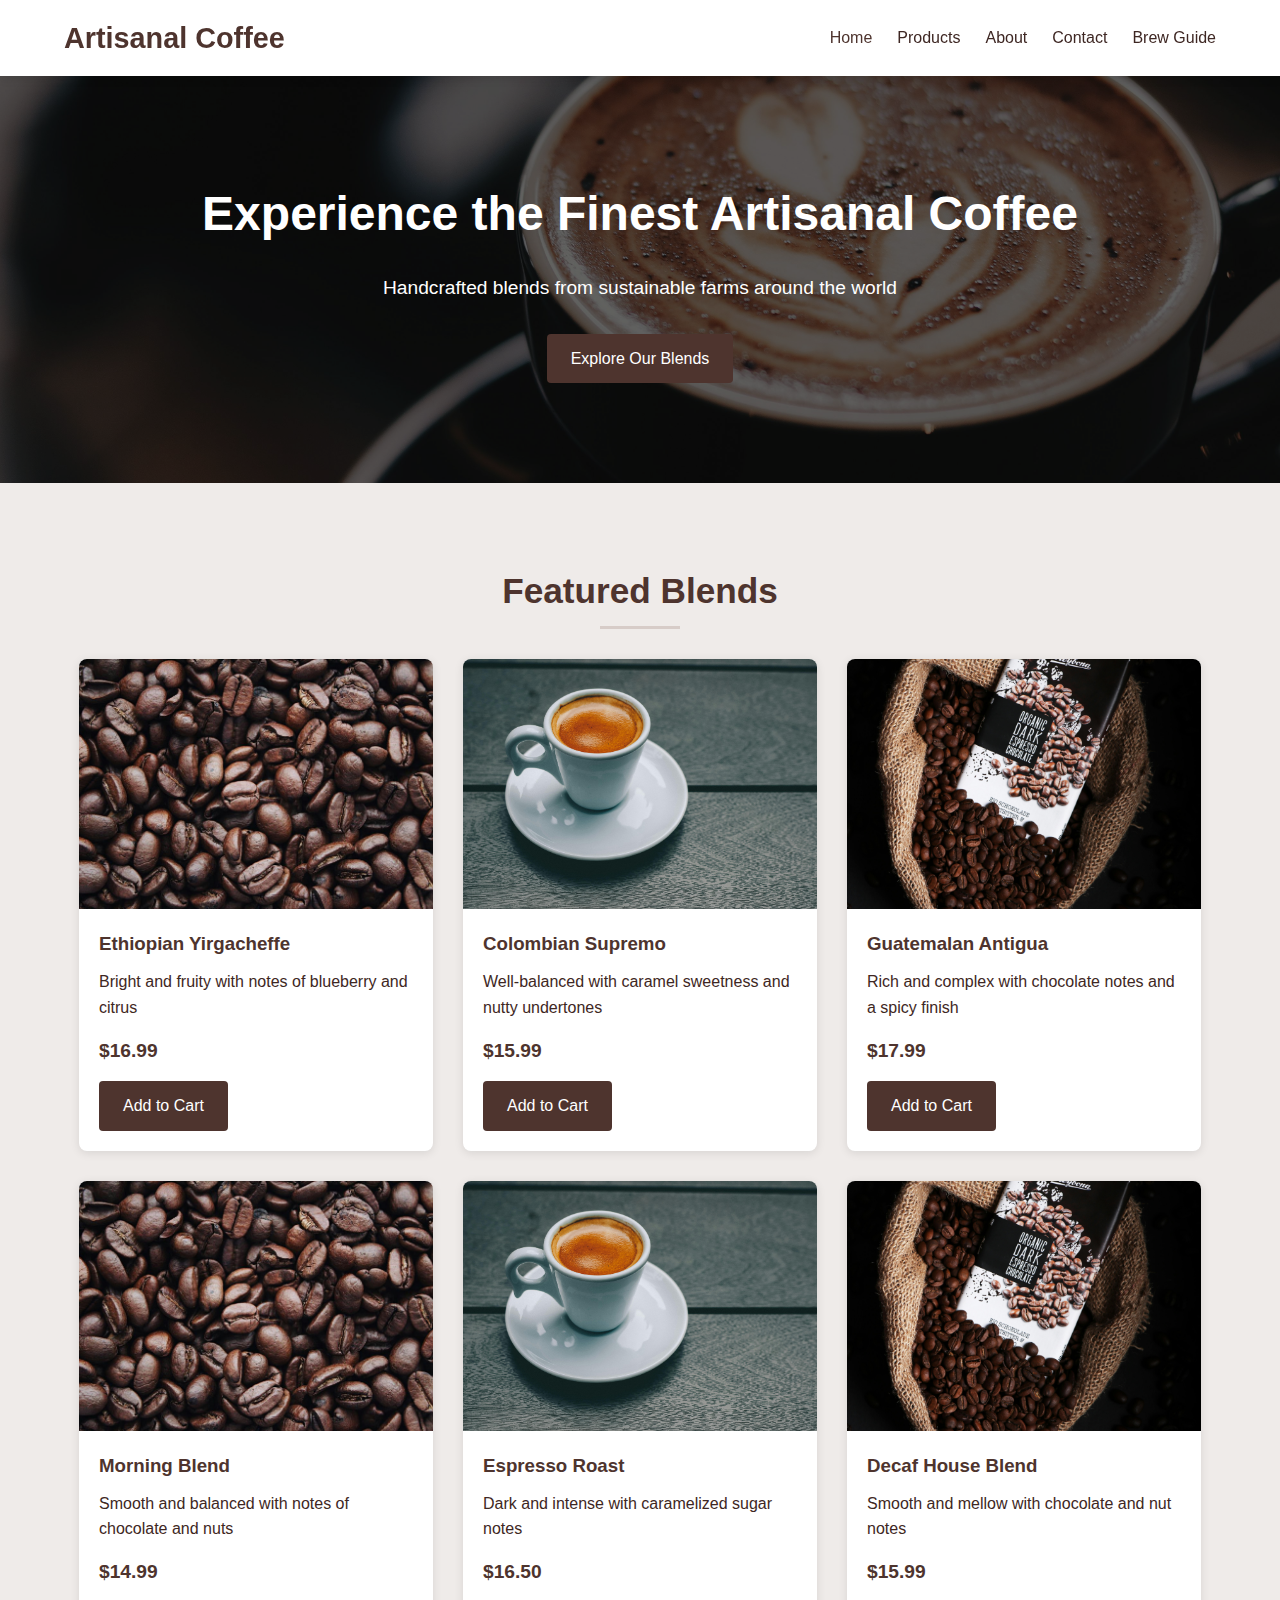
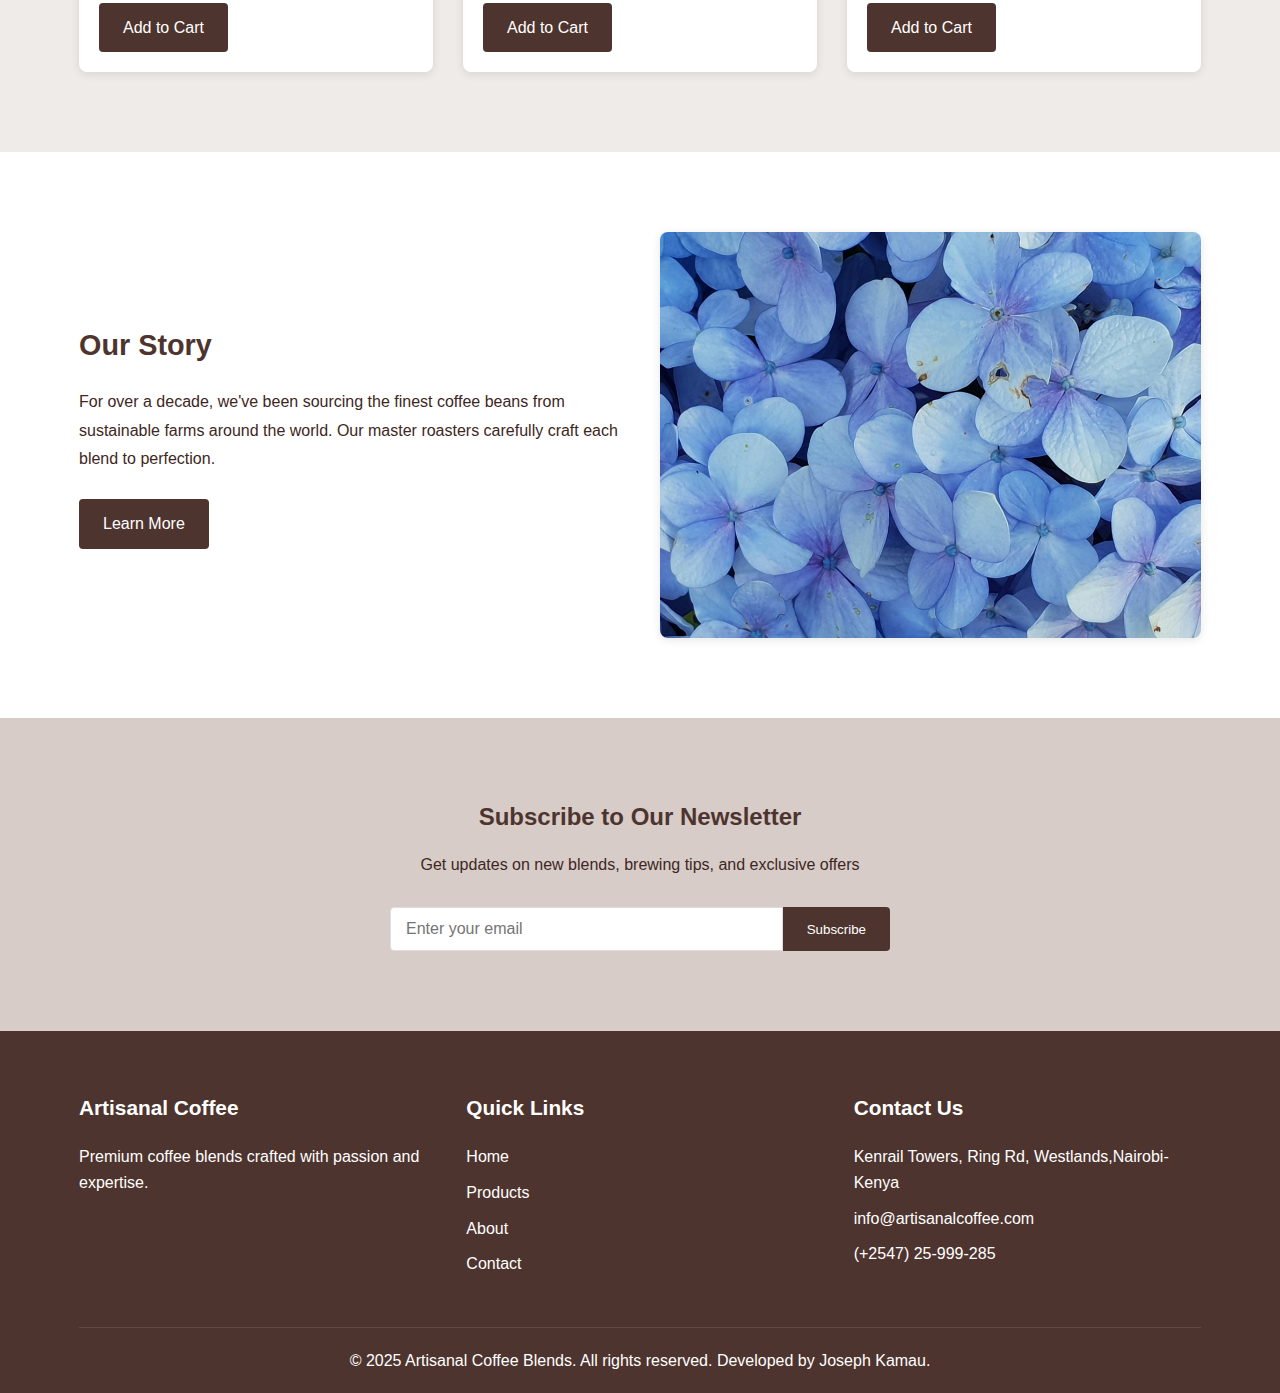
<file: index.html>
<!DOCTYPE html>
<html lang="en">
<head>
    <meta charset="UTF-8">
    <meta name="viewport" content="width=device-width, initial-scale=1.0">
    <title>Artisanal Coffee Blends | Premium Coffee</title>
    <link rel="stylesheet" href="css/style.css">
    <link rel="stylesheet" href="css/responsive.css">
</head>
<body>
    <!-- Header Section -->
    <header class="header">
        <div class="container">
            <div class="logo">
                <a href="index.html">Artisanal Coffee</a>
            </div>
            <nav class="nav">
                <ul>
                    <li><a href="index.html" class="active">Home</a></li>
                    <li><a href="products.html">Products</a></li>
                    <li><a href="about.html">About</a></li>
                    <li><a href="contact.html">Contact</a></li>
                    <li><a href="brew-guide.html">Brew Guide</a></li>
                </ul>
            </nav>
            <div class="mobile-menu-btn">
                <span></span>
                <span></span>
                <span></span>
            </div>
        </div>
    </header>

    <!-- Hero Section -->
    <section class="hero">
        <div class="container">
            <div class="hero-content">
                <h1>Experience the Finest Artisanal Coffee</h1>
                <p>Handcrafted blends from sustainable farms around the world</p>
                <a href="products.html" class="btn">Explore Our Blends</a>
            </div>
        </div>
    </section>

    <!-- Featured Products Section -->
    <section class="featured-products">
        <div class="container">
            <h2 class="section-title">Featured Blends</h2>
            <div class="products-grid">
                <div class="product-card">
                    <div class="product-img">
                        <img src="images/coffee-1.jpg" alt="Ethiopian Yirgacheffe">
                    </div>
                    <div class="product-info">
                        <h3>Ethiopian Yirgacheffe</h3>
                        <p>Bright and fruity with notes of blueberry and citrus</p>
                        <span class="price">Ksh. 1,700</span>
                        <a href="products.html" class="btn">View Details</a>
                    </div>
                </div>
                <div class="product-card">
                    <div class="product-img">
                        <img src="images/coffee-2.jpg" alt="Colombian Supremo">
                    </div>
                    <div class="product-info">
                        <h3>Colombian Supremo</h3>
                        <p>Well-balanced with caramel sweetness and nutty undertones</p>
                        <span class="price">Ksh. 1,600</span>
                        <a href="products.html" class="btn">View Details</a>
                    </div>
                </div>
                <div class="product-card">
                    <div class="product-img">
                        <img src="images/coffee-3.jpg" alt="Guatemalan Antigua">
                    </div>
                    <div class="product-info">
                        <h3>Guatemalan Antigua</h3>
                        <p>Rich and complex with chocolate notes and a spicy finish</p>
                        <span class="price">Ksh. 1,800</span>
                        <a href="products.html" class="btn">View Details</a>
                    </div>
                </div>
            </div>
        </div>
    </section>

    <!-- About Preview Section -->
    <section class="about-preview">
        <div class="container">
            <div class="about-content">
                <div class="about-text">
                    <h2>Our Story</h2>
                    <p>For over a decade, we've been sourcing the finest coffee beans from sustainable farms around the world. Our master roasters carefully craft each blend to perfection.</p>
                    <a href="about.html" class="btn">Learn More</a>
                </div>
                <div class="about-img">
                    <img src="images/about-img.jpg" alt="Coffee roasting">
                </div>
            </div>
        </div>
    </section>

    <!-- Newsletter Section -->
    <section class="newsletter">
        <div class="container">
            <h2>Subscribe to Our Newsletter</h2>
            <p>Get updates on new blends, brewing tips, and exclusive offers</p>
            <form class="newsletter-form">
                <input type="email" placeholder="Enter your email" required>
                <button type="submit" class="btn">Subscribe</button>
            </form>
        </div>
    </section>

    <!-- Footer Section -->
    <footer class="footer">
        <div class="container">
            <div class="footer-content">
                <div class="footer-section">
                    <h3>Artisanal Coffee</h3>
                    <p>Premium coffee blends crafted with passion and expertise.</p>
                </div>
                <div class="footer-section">
                    <h3>Quick Links</h3>
                    <ul>
                        <li><a href="index.html">Home</a></li>
                        <li><a href="products.html">Products</a></li>
                        <li><a href="about.html">About</a></li>
                        <li><a href="contact.html">Contact</a></li>
                    </ul>
                </div>
                <div class="footer-section">
                    <h3>Contact Us</h3>
                    <p>Kenrail Towers, Ring Rd, Westlands,Nairobi-Kenya</p>
                    <p>info@artisanalcoffee.com</p>
                    <p>(+2547) 25-999-285</p>
                </div>
            </div>
            <div class="footer-bottom">
                <p>&copy; 2025 Artisanal Coffee Blends. All rights reserved. Developed by Joseph Kamau.</p>
            </div>
        </div>
    </footer>

    <script src="js/script.js"></script>
</body>
</html>
</file>
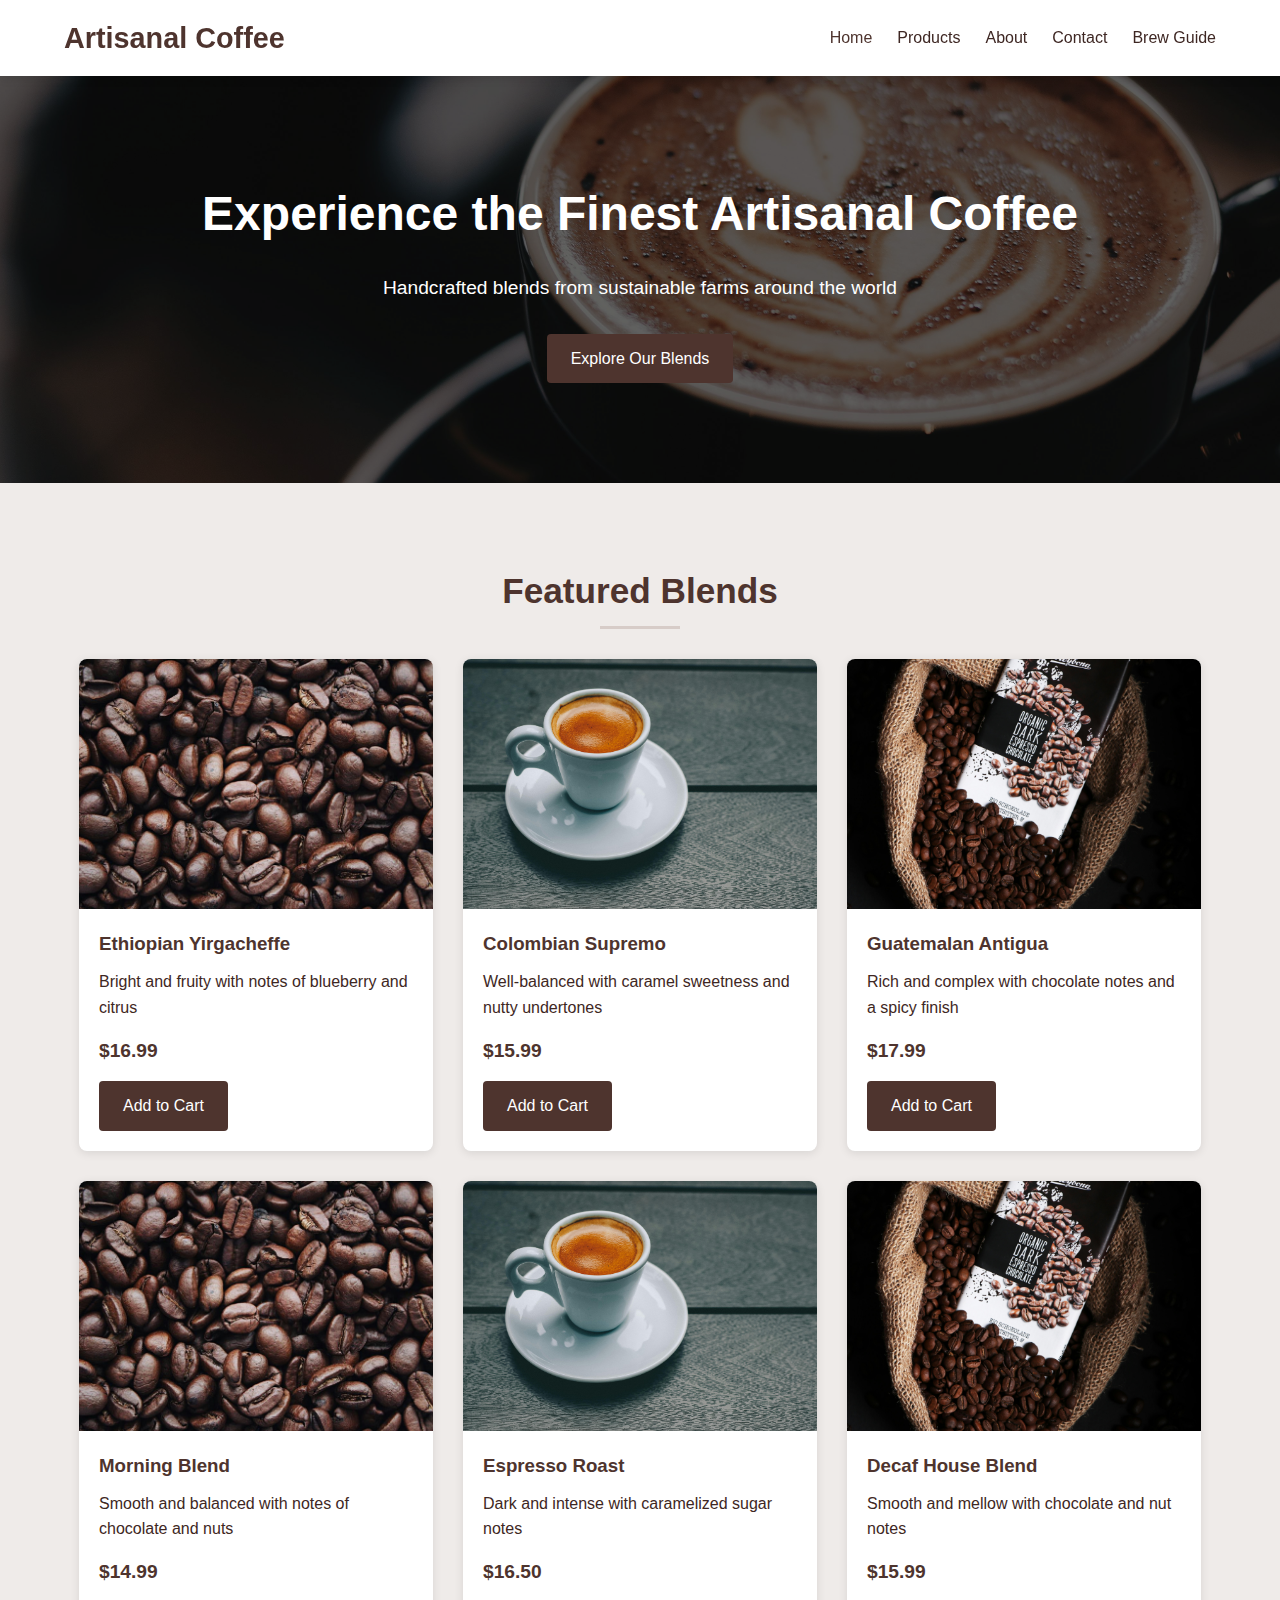
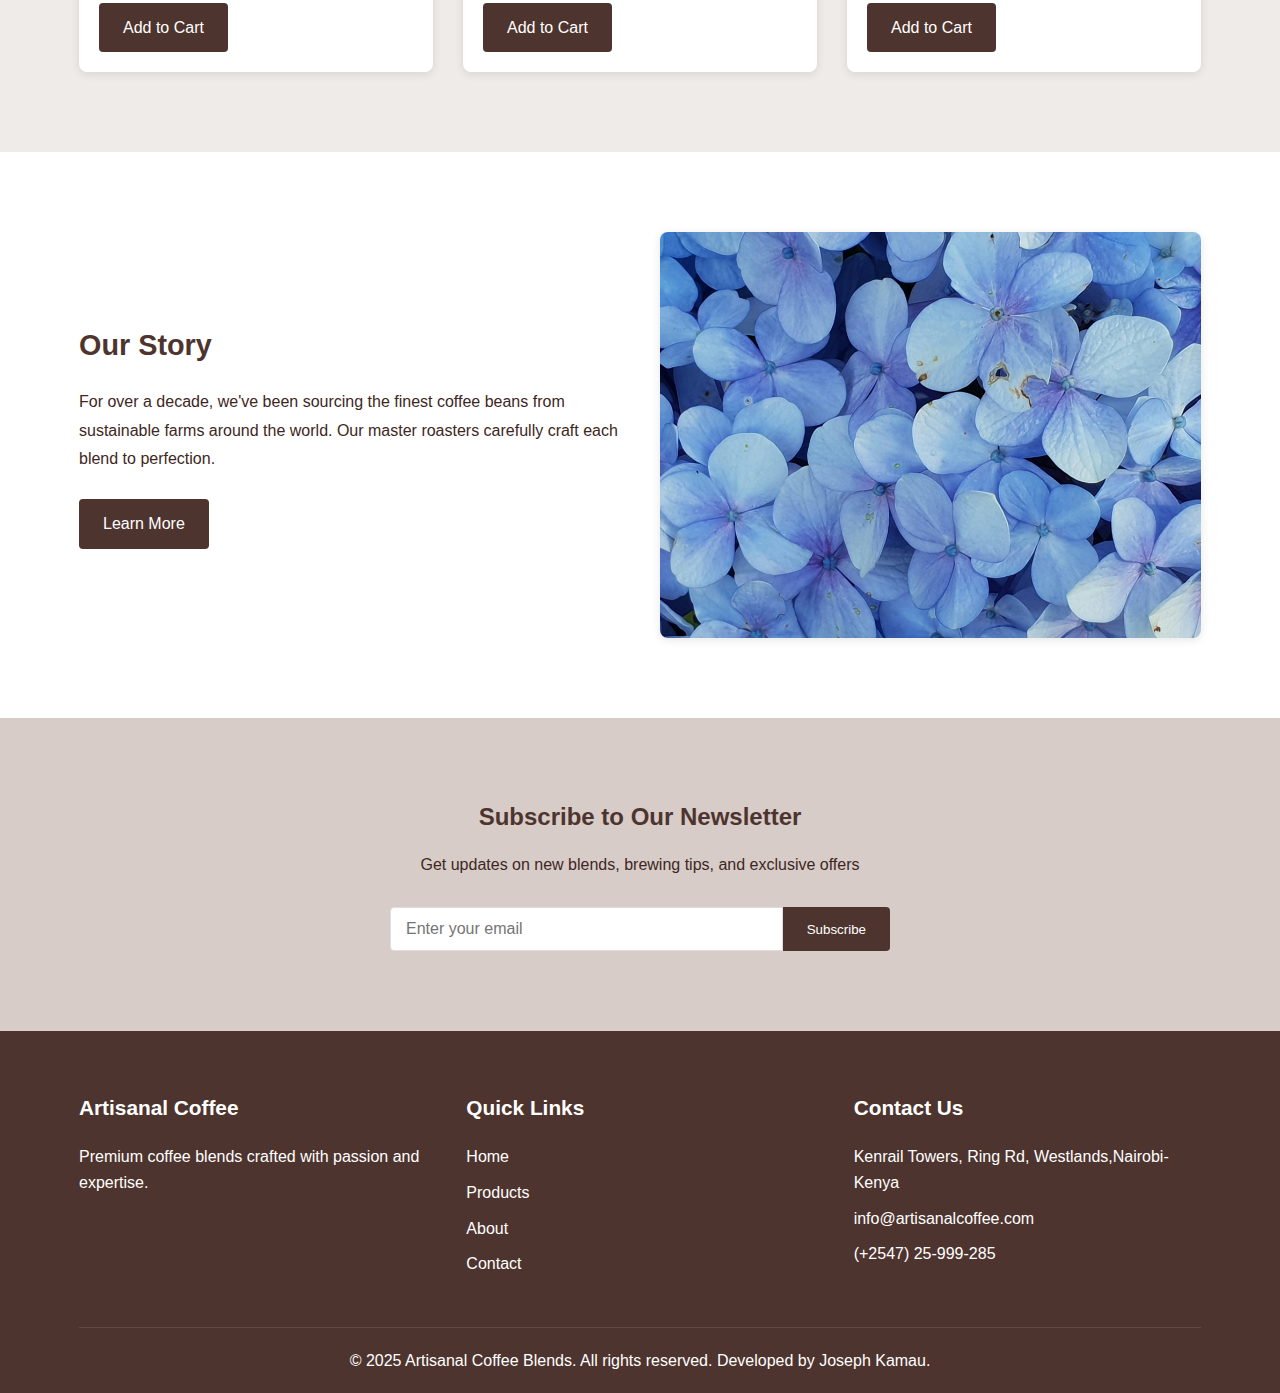
<file: artisanal-coffee/index.html>
<!DOCTYPE html>
<html lang="en">
<head>
    <meta charset="UTF-8">
    <meta name="viewport" content="width=device-width, initial-scale=1.0">
    <title>Artisanal Coffee Blends | Premium Coffee</title>
    <link rel="stylesheet" href="css/style.css">
    <link rel="stylesheet" href="css/responsive.css">
</head>
<body>
    <!-- Header Section -->
    <header class="header">
        <div class="container">
            <div class="logo">
                <a href="index.html">Artisanal Coffee</a>
            </div>
            <nav class="nav">
                <ul>
                    <li><a href="index.html" class="active">Home</a></li>
                    <li><a href="products.html">Products</a></li>
                    <li><a href="about.html">About</a></li>
                    <li><a href="contact.html">Contact</a></li>
                    <li><a href="brew-guide.html">Brew Guide</a></li>
                </ul>
            </nav>
            <div class="mobile-menu-btn">
                <span></span>
                <span></span>
                <span></span>
            </div>
        </div>
    </header>

    <!-- Hero Section -->
    <section class="hero">
        <div class="container">
            <div class="hero-content">
                <h1>Experience the Finest Artisanal Coffee</h1>
                <p>Handcrafted blends from sustainable farms around the world</p>
                <a href="products.html" class="btn">Explore Our Blends</a>
            </div>
        </div>
    </section>

    <!-- Featured Products Section -->
    <section class="featured-products">
        <div class="container">
            <h2 class="section-title">Featured Blends</h2>
            <div class="products-grid">
                <div class="product-card">
                    <div class="product-img">
                        <img src="images/coffee-1.jpg" alt="Ethiopian Yirgacheffe">
                    </div>
                    <div class="product-info">
                        <h3>Ethiopian Yirgacheffe</h3>
                        <p>Bright and fruity with notes of blueberry and citrus</p>
                        <span class="price">$16.99</span>
                        <a href="products.html" class="btn">View Details</a>
                    </div>
                </div>
                <div class="product-card">
                    <div class="product-img">
                        <img src="images/coffee-2.jpg" alt="Colombian Supremo">
                    </div>
                    <div class="product-info">
                        <h3>Colombian Supremo</h3>
                        <p>Well-balanced with caramel sweetness and nutty undertones</p>
                        <span class="price">$15.99</span>
                        <a href="products.html" class="btn">View Details</a>
                    </div>
                </div>
                <div class="product-card">
                    <div class="product-img">
                        <img src="images/coffee-3.jpg" alt="Guatemalan Antigua">
                    </div>
                    <div class="product-info">
                        <h3>Guatemalan Antigua</h3>
                        <p>Rich and complex with chocolate notes and a spicy finish</p>
                        <span class="price">$17.99</span>
                        <a href="products.html" class="btn">View Details</a>
                    </div>
                </div>
            </div>
        </div>
    </section>

    <!-- About Preview Section -->
    <section class="about-preview">
        <div class="container">
            <div class="about-content">
                <div class="about-text">
                    <h2>Our Story</h2>
                    <p>For over a decade, we've been sourcing the finest coffee beans from sustainable farms around the world. Our master roasters carefully craft each blend to perfection.</p>
                    <a href="about.html" class="btn">Learn More</a>
                </div>
                <div class="about-img">
                    <img src="images/about-img.jpg" alt="Coffee roasting">
                </div>
            </div>
        </div>
    </section>

    <!-- Newsletter Section -->
    <section class="newsletter">
        <div class="container">
            <h2>Subscribe to Our Newsletter</h2>
            <p>Get updates on new blends, brewing tips, and exclusive offers</p>
            <form class="newsletter-form">
                <input type="email" placeholder="Enter your email" required>
                <button type="submit" class="btn">Subscribe</button>
            </form>
        </div>
    </section>

    <!-- Footer Section -->
    <footer class="footer">
        <div class="container">
            <div class="footer-content">
                <div class="footer-section">
                    <h3>Artisanal Coffee</h3>
                    <p>Premium coffee blends crafted with passion and expertise.</p>
                </div>
                <div class="footer-section">
                    <h3>Quick Links</h3>
                    <ul>
                        <li><a href="index.html">Home</a></li>
                        <li><a href="products.html">Products</a></li>
                        <li><a href="about.html">About</a></li>
                        <li><a href="contact.html">Contact</a></li>
                    </ul>
                </div>
                <div class="footer-section">
                    <h3>Contact Us</h3>
                    <p>Kenrail Towers, Ring Rd, Westlands,Nairobi-Kenya</p>
                    <p>info@artisanalcoffee.com</p>
                    <p>(+2547) 25-999-285</p>
                </div>
            </div>
            <div class="footer-bottom">
                <p>&copy; 2025 Artisanal Coffee Blends. All rights reserved. Developed by Joseph Kamau.</p>
            </div>
        </div>
    </footer>

    <script src="js/script.js"></script>
</body>
</html>
</file>
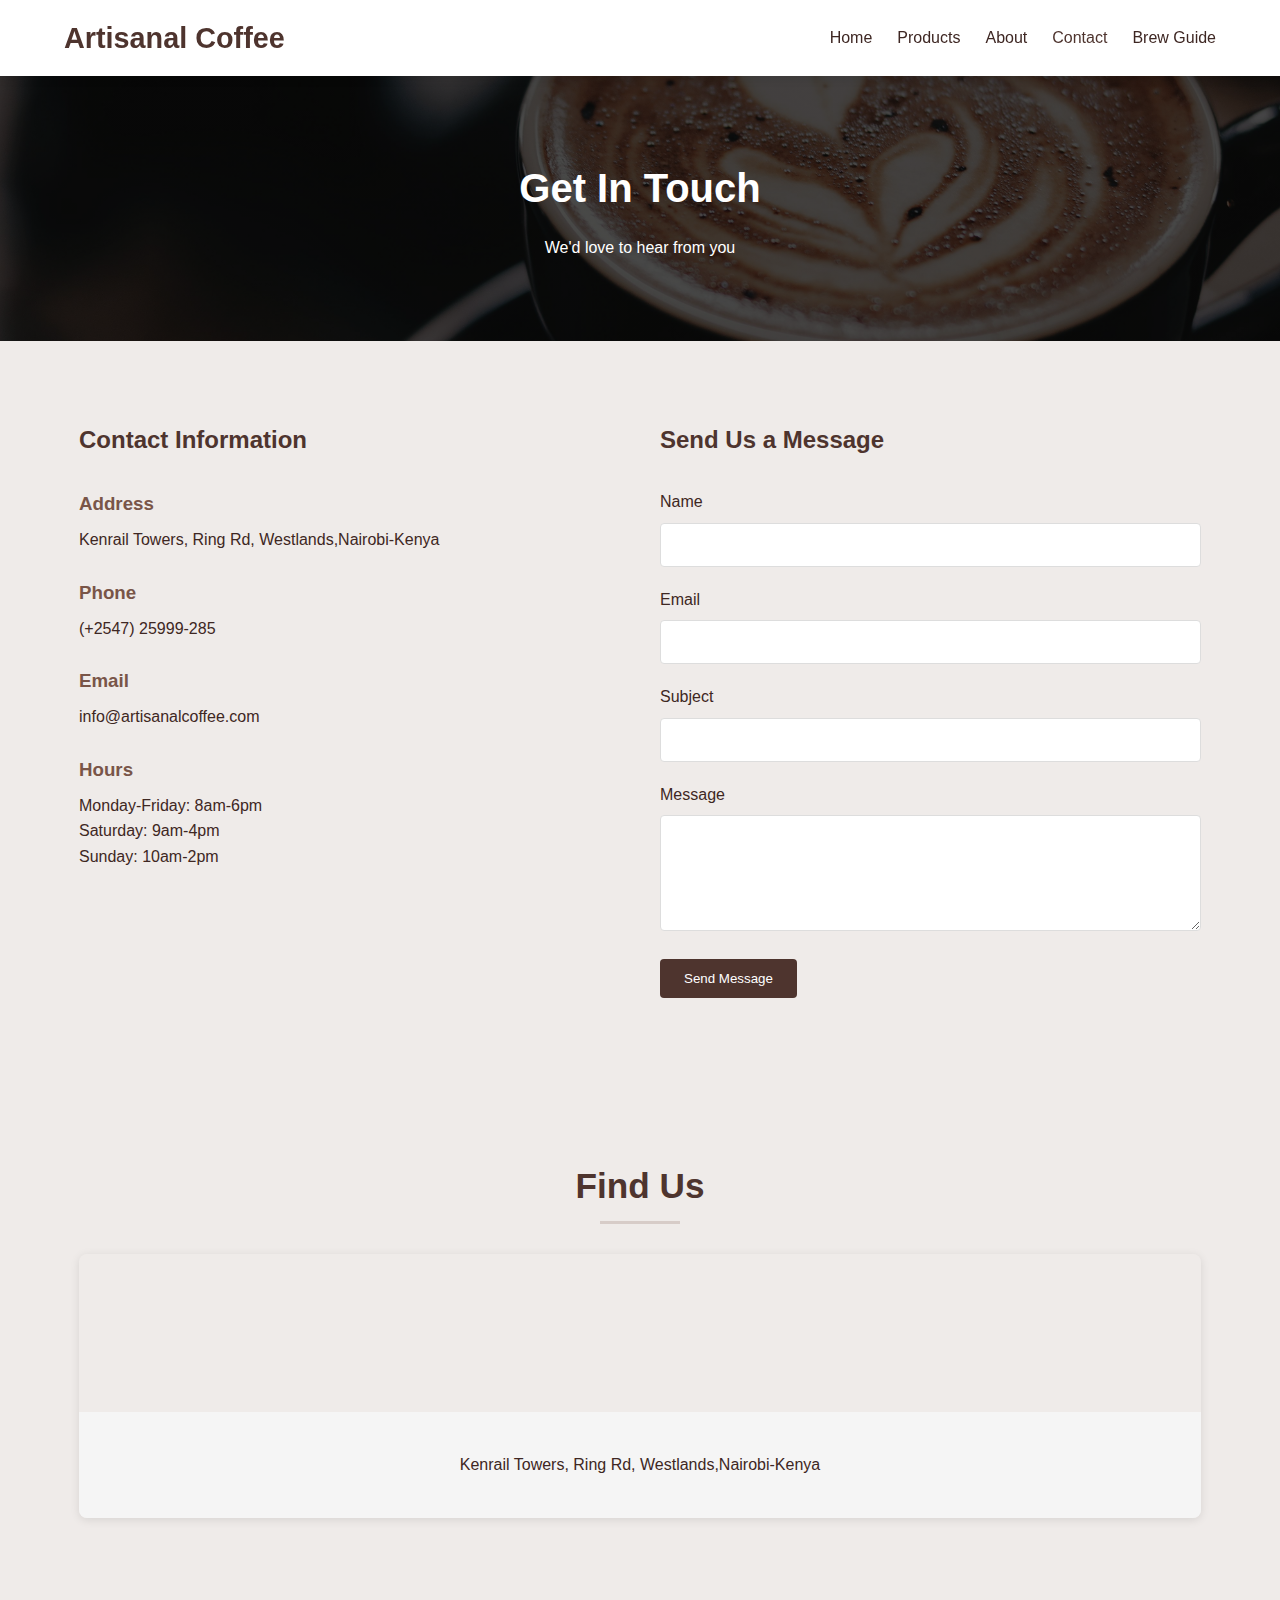
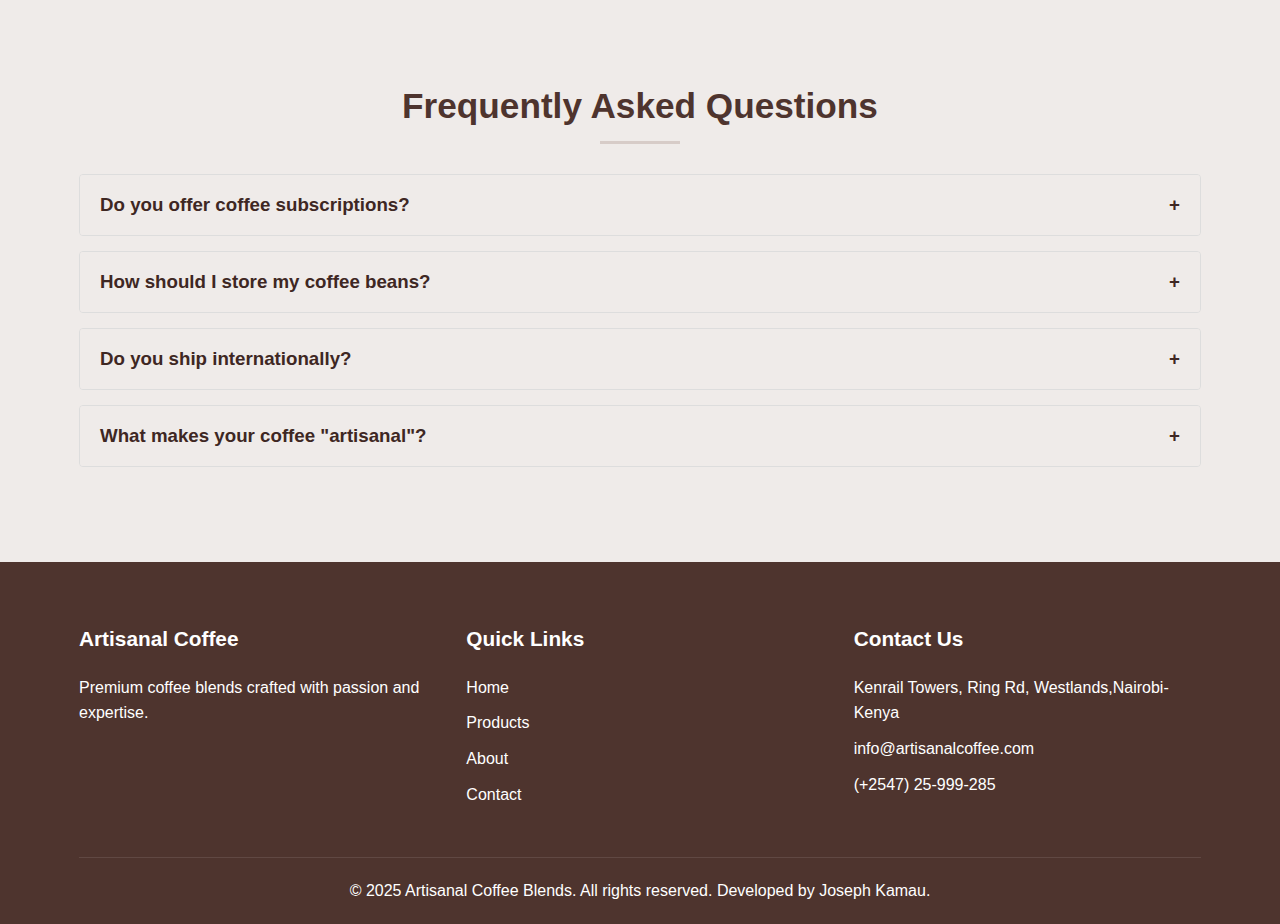
<file: contact.html>
<!DOCTYPE html>
<html lang="en">
<head>
    <meta charset="UTF-8">
    <meta name="viewport" content="width=device-width, initial-scale=1.0">
    <title>Contact Us | Artisanal Coffee Blends</title>
    <link rel="stylesheet" href="css/style.css">
    <link rel="stylesheet" href="css/responsive.css">
</head>
<body>
    <!-- Header Section -->
    <header class="header">
        <div class="container">
            <div class="logo">
                <a href="index.html">Artisanal Coffee</a>
            </div>
            <nav class="nav">
                <ul>
                    <li><a href="index.html">Home</a></li>
                    <li><a href="products.html">Products</a></li>
                    <li><a href="about.html">About</a></li>
                    <li><a href="contact.html" class="active">Contact</a></li>
                    <li><a href="brew-guide.html">Brew Guide</a></li>
                </ul>
            </nav>
            <div class="mobile-menu-btn">
                <span></span>
                <span></span>
                <span></span>
            </div>
        </div>
    </header>

    <!-- Page Banner -->
    <section class="page-banner">
        <div class="container">
            <h1>Get In Touch</h1>
            <p>We'd love to hear from you</p>
        </div>
    </section>

    <!-- Contact Section -->
    <section class="contact-section">
        <div class="container">
            <div class="contact-content">
                <div class="contact-info">
                    <h2>Contact Information</h2>
                    <div class="info-item">
                        <h3>Address</h3>
                        <p>Kenrail Towers, Ring Rd, Westlands,Nairobi-Kenya</p>
                    </div>
                    <div class="info-item">
                        <h3>Phone</h3>
                        <p>(+2547) 25999-285</p>
                    </div>
                    <div class="info-item">
                        <h3>Email</h3>
                        <p>info@artisanalcoffee.com</p>
                    </div>
                    <div class="info-item">
                        <h3>Hours</h3>
                        <p>Monday-Friday: 8am-6pm</p>
                        <p>Saturday: 9am-4pm</p>
                        <p>Sunday: 10am-2pm</p>
                    </div>
                </div>
                <div class="contact-form">
                    <h2>Send Us a Message</h2>
                    <form id="contactForm">
                        <div class="form-group">
                            <label for="name">Name</label>
                            <input type="text" id="name" name="name" required>
                        </div>
                        <div class="form-group">
                            <label for="email">Email</label>
                            <input type="email" id="email" name="email" required>
                        </div>
                        <div class="form-group">
                            <label for="subject">Subject</label>
                            <input type="text" id="subject" name="subject" required>
                        </div>
                        <div class="form-group">
                            <label for="message">Message</label>
                            <textarea id="message" name="message" rows="5" required></textarea>
                        </div>
                        <button type="submit" class="btn">Send Message</button>
                    </form>
                </div>
            </div>
        </div>
    </section>

    <!-- Map Section -->
    <section class="map-section">
        <div class="container">
            <h2 class="section-title">Find Us</h2>
            <div class="map-container">
                <!-- Embedded Google Map (placeholder) -->
                  <iframe src="https://www.google.com/maps/embed?pb=!1m18!1m12!1m3!1d3988.852232805462!2d36.80176877323103!3d-1.260892535595257!2m3!1f0!2f0!3f0!3m2!1i1024!2i768!4f13.1!3m3!1m2!1s0x182f17e441790ac7%3A0x96af478219af41cd!2sKenrail%20Towers!5e0!3m2!1sen!2ske!4v1758191266677!5m2!1sen!2ske" width=100% height=100% style="border:0;" allowfullscreen="" loading="lazy" referrerpolicy="no-referrer-when-downgrade"></iframe>
                <div class="map-placeholder">
                   
                    <p>Kenrail Towers, Ring Rd, Westlands,Nairobi-Kenya</p>
                </div>
            </div>
        </div>
    </section>

    <!-- FAQ Section -->
    <section class="faq-section">
        <div class="container">
            <h2 class="section-title">Frequently Asked Questions</h2>
            <div class="faq-list">
                <div class="faq-item">
                    <h3 class="faq-question">Do you offer coffee subscriptions?<span class="faq-toggle">+</span></h3>
                    <div class="faq-answer">
                        <p>Yes! We offer flexible subscription plans that deliver fresh coffee to your door on a schedule that works for you. You can choose the frequency and easily modify or cancel anytime.</p>
                    </div>
                </div>
                <div class="faq-item">
                    <h3 class="faq-question">How should I store my coffee beans?<span class="faq-toggle">+</span></h3>
                    <div class="faq-answer">
                        <p>For optimal freshness, store coffee beans in an airtight container at room temperature, away from direct sunlight, heat, and moisture. Avoid refrigeration as it can introduce moisture and cause flavor loss.</p>
                    </div>
                </div>
                <div class="faq-item">
                    <h3 class="faq-question">Do you ship internationally?<span class="faq-toggle">+</span></h3>
                    <div class="faq-answer">
                        <p>Currently, we ship within the Nairobi, Kenya. We're working on expanding our international shipping options in the future.</p>
                    </div>
                </div>
                <div class="faq-item">
                    <h3 class="faq-question">What makes your coffee "artisanal"?<span class="faq-toggle">+</span></h3>
                    <div class="faq-answer">
                        <p>Our artisanal approach means we focus on small-batch roasting, direct trade relationships with farmers, and meticulous attention to detail at every step from bean selection to roasting. This ensures exceptional quality and unique flavor profiles in every bag.</p>
                    </div>
                </div>
            </div>
        </div>
    </section>

    <!-- Footer Section -->
    <footer class="footer">
        <div class="container">
            <div class="footer-content">
                <div class="footer-section">
                    <h3>Artisanal Coffee</h3>
                    <p>Premium coffee blends crafted with passion and expertise.</p>
                </div>
                <div class="footer-section">
                    <h3>Quick Links</h3>
                    <ul>
                        <li><a href="index.html">Home</a></li>
                        <li><a href="products.html">Products</a></li>
                        <li><a href="about.html">About</a></li>
                        <li><a href="contact.html">Contact</a></li>
                    </ul>
                </div>
                <div class="footer-section">
                    <h3>Contact Us</h3>
                    <p>Kenrail Towers, Ring Rd, Westlands,Nairobi-Kenya</p>
                    <p>info@artisanalcoffee.com</p>
                    <p>(+2547) 25-999-285</p>
                </div>
            </div>
            <div class="footer-bottom">
                <p>&copy; 2025 Artisanal Coffee Blends. All rights reserved. Developed by Joseph Kamau.</p>
            </div>
        </div>
    </footer>

    <script src="js/script.js"></script>
</body>
</html>
</file>
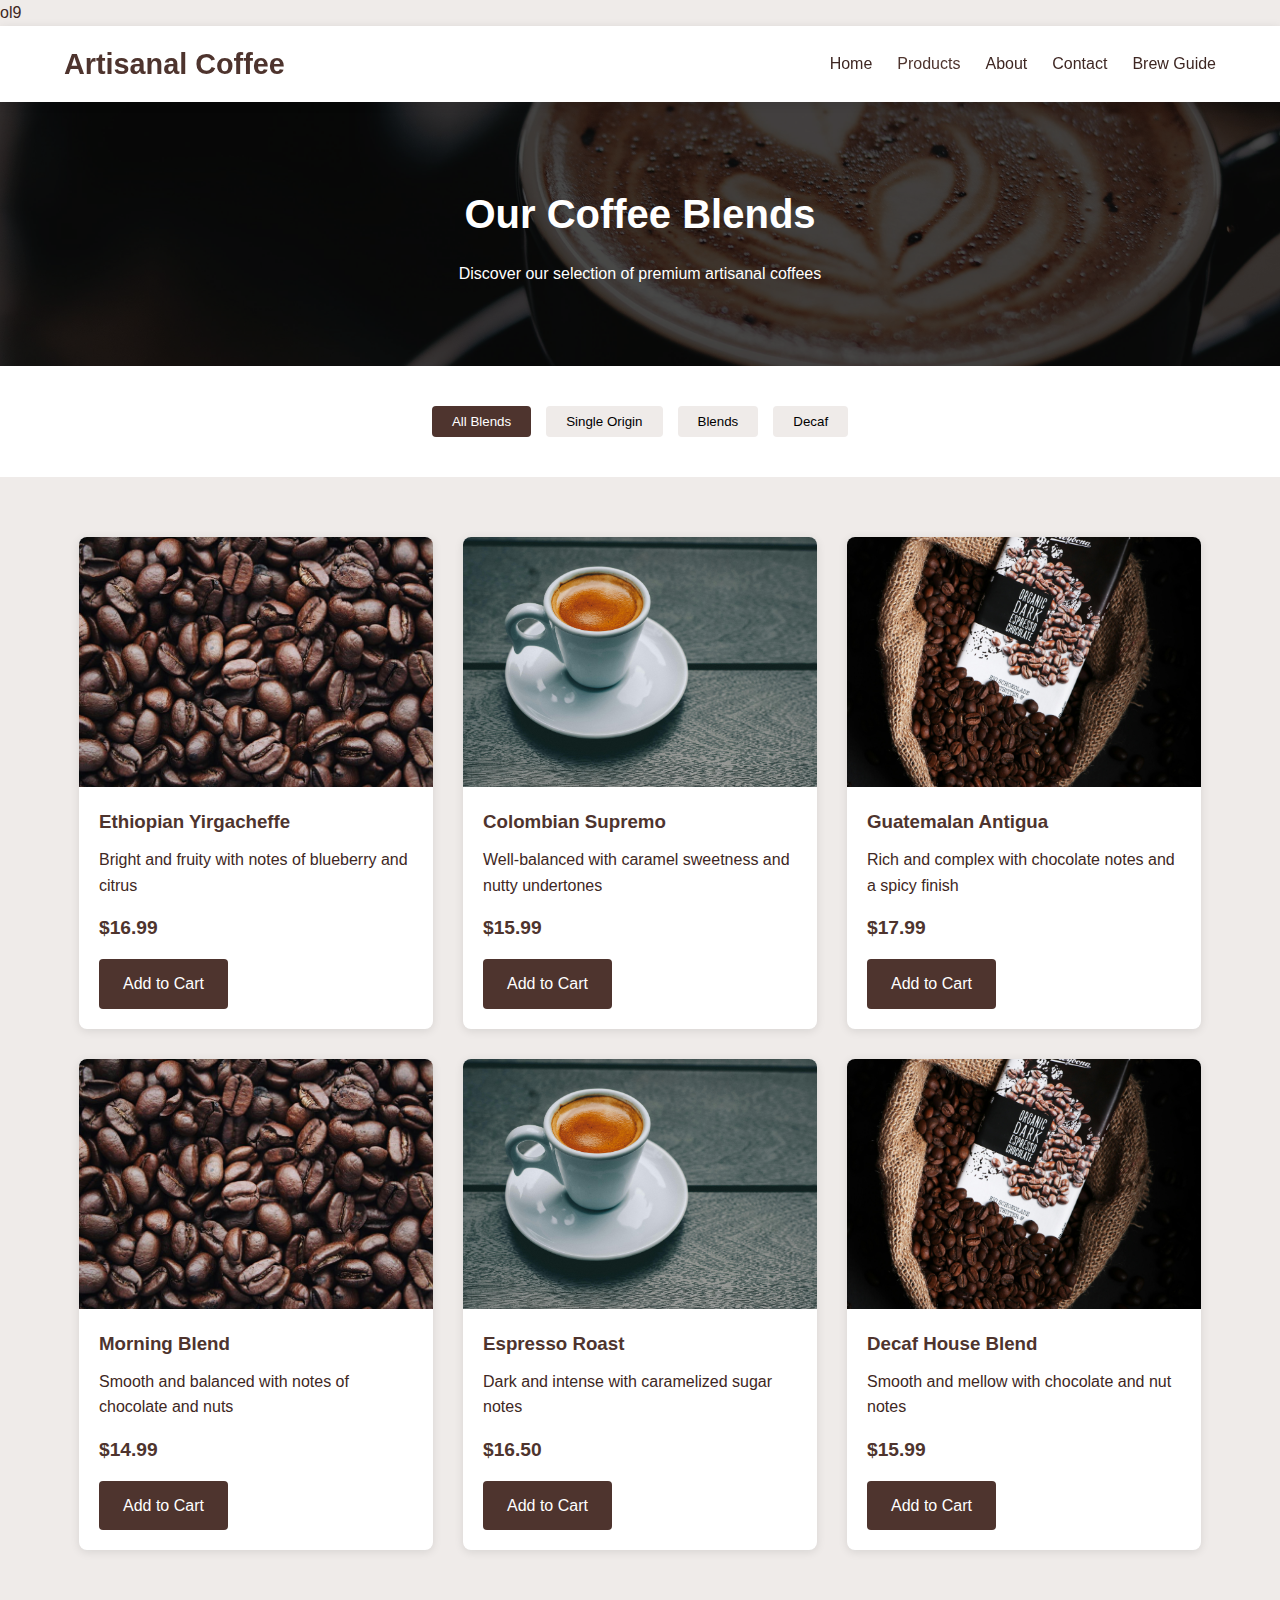
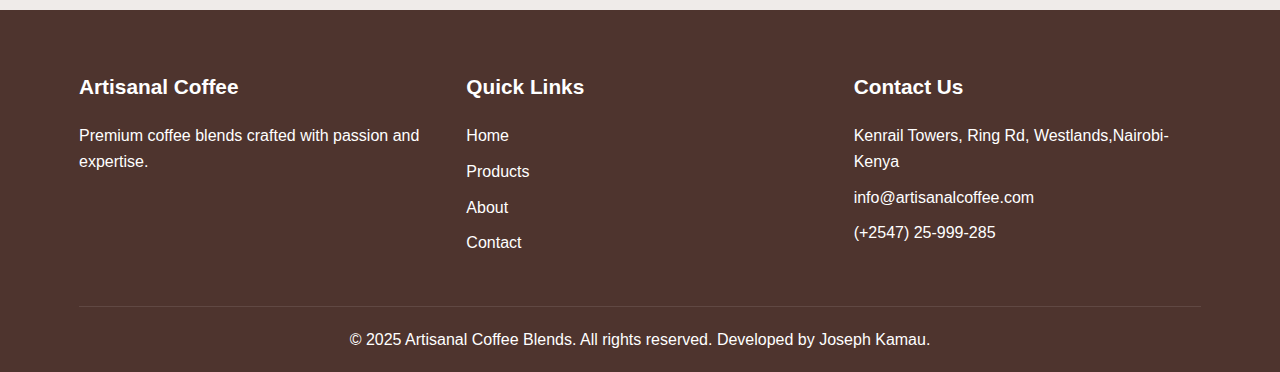
<file: products.html>
ol9<!DOCTYPE html>
<html lang="en">
<head>
    <meta charset="UTF-8">
    <meta name="viewport" content="width=device-width, initial-scale=1.0">
    <title>Our Products | Artisanal Coffee Blends</title>
    <link rel="stylesheet" href="css/style.css">
    <link rel="stylesheet" href="css/responsive.css">
</head>
<body>
    <!-- Header (same as index.html) -->
    <header class="header">
        <div class="container">
            <div class="logo">
                <a href="index.html">Artisanal Coffee</a>
            </div>
            <nav class="nav">
                <ul>
                    <li><a href="index.html">Home</a></li>
                    <li><a href="products.html" class="active">Products</a></li>
                    <li><a href="about.html">About</a></li>
                    <li><a href="contact.html">Contact</a></li>
                    <li><a href="brew-guide.html">Brew Guide</a></li>
                </ul>
            </nav>
            <div class="mobile-menu-btn">
                <span></span>
                <span></span>
                <span></span>
            </div>
        </div>
    </header>

    <!-- Products Banner -->
    <section class="page-banner">
        <div class="container">
            <h1>Our Coffee Blends</h1>
            <p>Discover our selection of premium artisanal coffees</p>
        </div>
    </section>

    <!-- Products Filter -->
    <section class="products-filter">
        <div class="container">
            <div class="filter-options">
                <button class="filter-btn active" data-filter="all">All Blends</button>
                <button class="filter-btn" data-filter="single-origin">Single Origin</button>
                <button class="filter-btn" data-filter="blends">Blends</button>
                <button class="filter-btn" data-filter="decaf">Decaf</button>
            </div>
        </div>
    </section>

    <!-- Products Grid -->
    <section class="products-grid-section">
        <div class="container">
            <div class="products-grid">
                <!-- Product cards will be populated by JavaScript -->
            </div>
        </div>
    </section>

    <!-- Footer (same as index.html) -->
    <footer class="footer">
        <div class="container">
            <div class="footer-content">
                <div class="footer-section">
                    <h3>Artisanal Coffee</h3>
                    <p>Premium coffee blends crafted with passion and expertise.</p>
                </div>
                <div class="footer-section">
                    <h3>Quick Links</h3>
                    <ul>
                        <li><a href="index.html">Home</a></li>
                        <li><a href="products.html">Products</a></li>
                        <li><a href="about.html">About</a></li>
                        <li><a href="contact.html">Contact</a></li>
                    </ul>
                </div>
                <div class="footer-section">
                    <h3>Contact Us</h3>
                    <p>Kenrail Towers, Ring Rd, Westlands,Nairobi-Kenya</p>
                    <p>info@artisanalcoffee.com</p>
                    <p>(+2547) 25-999-285</p>
                </div>
            </div>
            <div class="footer-bottom">
                <p>&copy; 2025 Artisanal Coffee Blends. All rights reserved. Developed by Joseph Kamau.</p>
            </div>
        </div>
    </footer>

    <script src="js/script.js"></script>
</body>
</html>
</file>
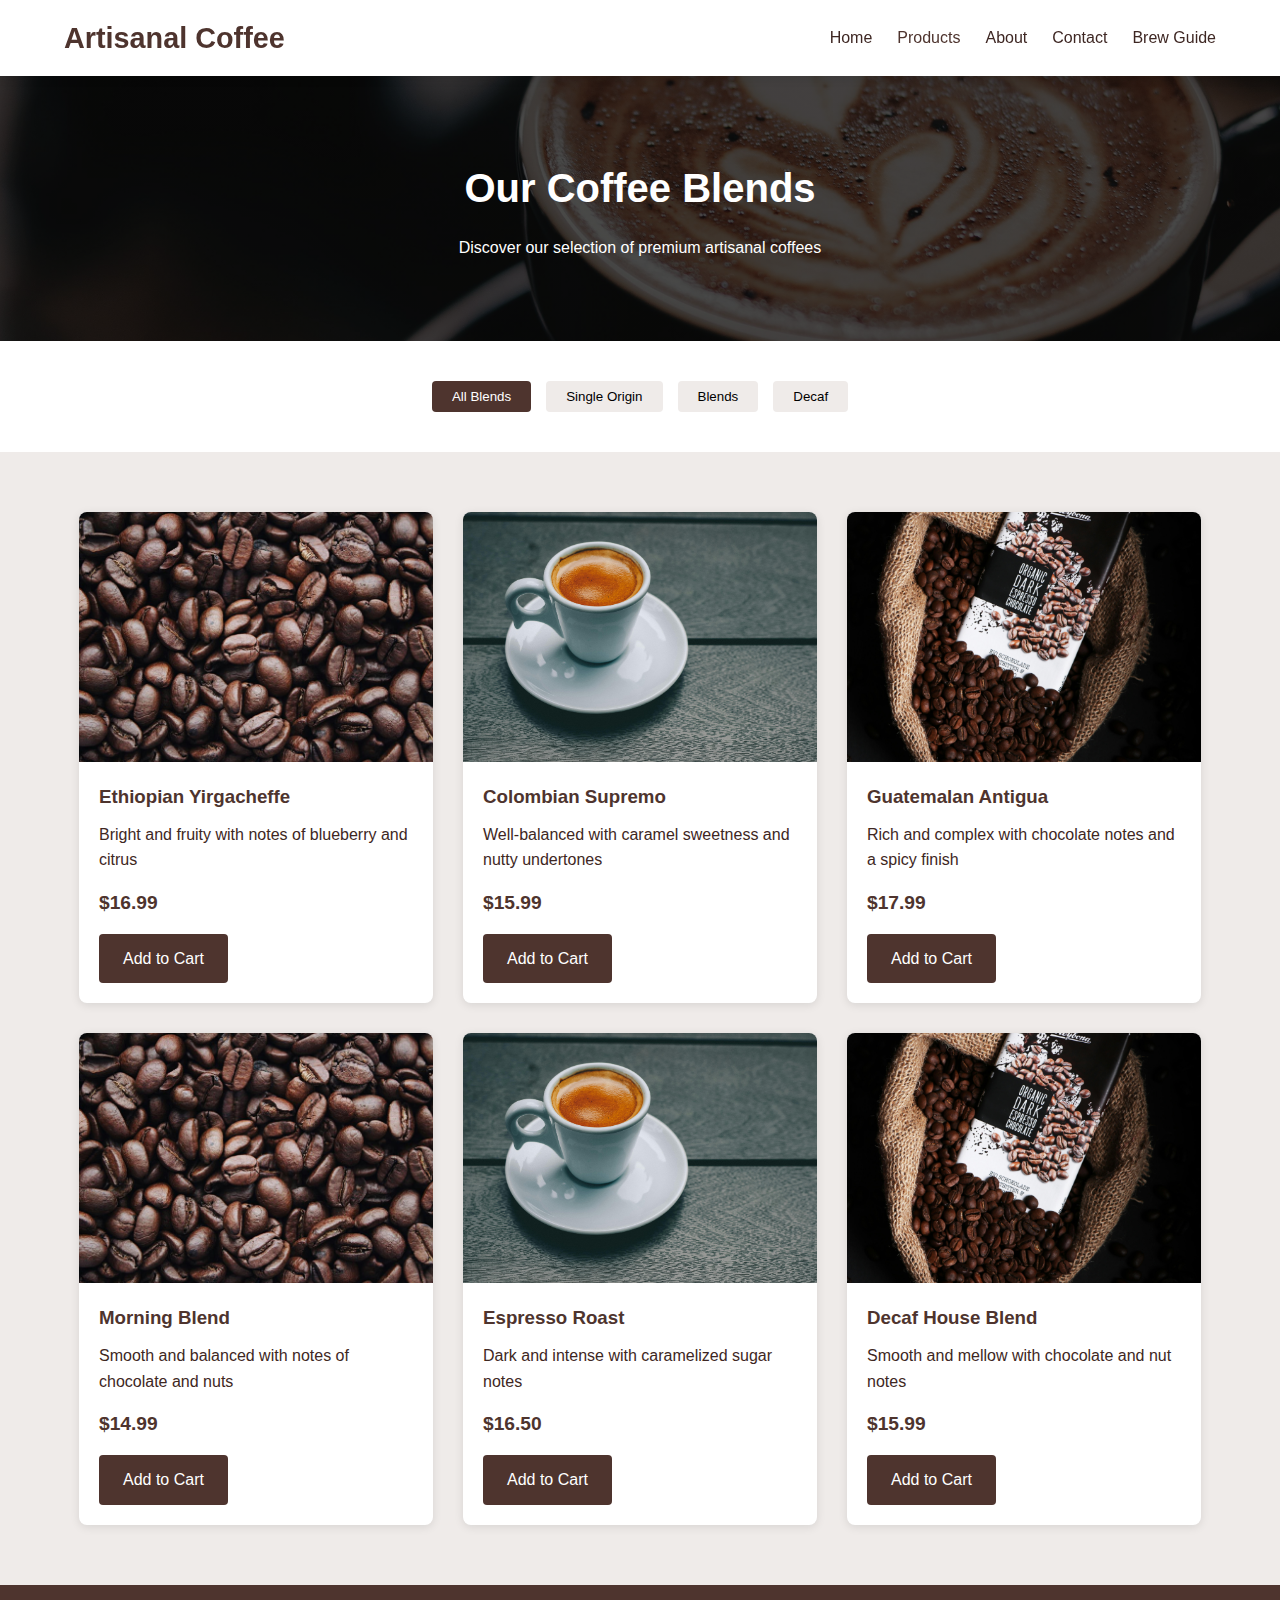
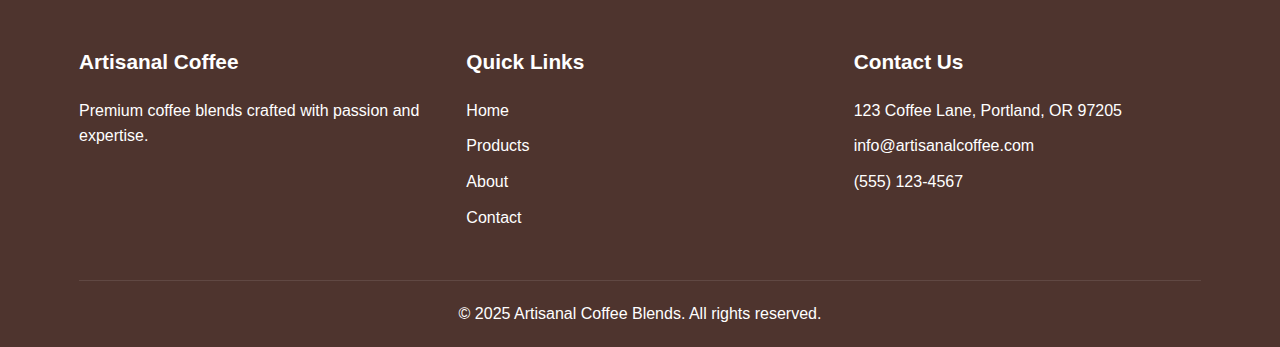
<file: artisanal-coffee/products.html>
<!DOCTYPE html>
<html lang="en">
<head>
    <meta charset="UTF-8">
    <meta name="viewport" content="width=device-width, initial-scale=1.0">
    <title>Our Products | Artisanal Coffee Blends</title>
    <link rel="stylesheet" href="css/style.css">
    <link rel="stylesheet" href="css/responsive.css">
</head>
<body>
    <!-- Header (same as index.html) -->
    <header class="header">
        <div class="container">
            <div class="logo">
                <a href="index.html">Artisanal Coffee</a>
            </div>
            <nav class="nav">
                <ul>
                    <li><a href="index.html">Home</a></li>
                    <li><a href="products.html" class="active">Products</a></li>
                    <li><a href="about.html">About</a></li>
                    <li><a href="contact.html">Contact</a></li>
                    <li><a href="brew-guide.html">Brew Guide</a></li>
                </ul>
            </nav>
            <div class="mobile-menu-btn">
                <span></span>
                <span></span>
                <span></span>
            </div>
        </div>
    </header>

    <!-- Products Banner -->
    <section class="page-banner">
        <div class="container">
            <h1>Our Coffee Blends</h1>
            <p>Discover our selection of premium artisanal coffees</p>
        </div>
    </section>

    <!-- Products Filter -->
    <section class="products-filter">
        <div class="container">
            <div class="filter-options">
                <button class="filter-btn active" data-filter="all">All Blends</button>
                <button class="filter-btn" data-filter="single-origin">Single Origin</button>
                <button class="filter-btn" data-filter="blends">Blends</button>
                <button class="filter-btn" data-filter="decaf">Decaf</button>
            </div>
        </div>
    </section>

    <!-- Products Grid -->
    <section class="products-grid-section">
        <div class="container">
            <div class="products-grid">
                <!-- Product cards will be populated by JavaScript -->
            </div>
        </div>
    </section>

    <!-- Footer (same as index.html) -->
    <footer class="footer">
        <div class="container">
            <div class="footer-content">
                <div class="footer-section">
                    <h3>Artisanal Coffee</h3>
                    <p>Premium coffee blends crafted with passion and expertise.</p>
                </div>
                <div class="footer-section">
                    <h3>Quick Links</h3>
                    <ul>
                        <li><a href="index.html">Home</a></li>
                        <li><a href="products.html">Products</a></li>
                        <li><a href="about.html">About</a></li>
                        <li><a href="contact.html">Contact</a></li>
                    </ul>
                </div>
                <div class="footer-section">
                    <h3>Contact Us</h3>
                    <p>123 Coffee Lane, Portland, OR 97205</p>
                    <p>info@artisanalcoffee.com</p>
                    <p>(555) 123-4567</p>
                </div>
            </div>
            <div class="footer-bottom">
                <p>&copy; 2025 Artisanal Coffee Blends. All rights reserved.</p>
            </div>
        </div>
    </footer>

    <script src="js/script.js"></script>
</body>
</html>
</file>
<file: css/style.css>
/* Global Styles */
:root {
    --primary-color: #4E342E;
    --secondary-color: #795548;
    --accent-color: #D7CCC8;
    --text-color: #3E2723;
    --light-color: #EFEBE9;
    --white: #FFFFFF;
    --shadow: 0 2px 10px rgba(0, 0, 0, 0.1);
    --transition: all 0.3s ease;
}

* {
    margin: 0;
    padding: 0;
    box-sizing: border-box;
}

body {
    font-family: 'Segoe UI', Tahoma, Geneva, Verdana, sans-serif;
    line-height: 1.6;
    color: var(--text-color);
    background-color: var(--light-color);
}

a {
    text-decoration: none;
    color: inherit;
}

ul {
    list-style: none;
}

.container {
    width: 90%;
    max-width: 1200px;
    margin: 0 auto;
    padding: 0 15px;
}

.btn {
    display: inline-block;
    padding: 12px 24px;
    background-color: var(--primary-color);
    color: var(--white);
    border: none;
    border-radius: 4px;
    cursor: pointer;
    transition: var(--transition);
}

.btn:hover {
    background-color: var(--secondary-color);
    transform: translateY(-2px);
}

.section-title {
    text-align: center;
    margin-bottom: 40px;
    font-size: 2.2rem;
    color: var(--primary-color);
    position: relative;
}

.section-title::after {
    content: '';
    position: absolute;
    bottom: -10px;
    left: 50%;
    transform: translateX(-50%);
    width: 80px;
    height: 3px;
    background-color: var(--accent-color);
}

/* Header Styles */
.header {
    background-color: var(--white);
    box-shadow: var(--shadow);
    position: sticky;
    top: 0;
    z-index: 100;
}

.header .container {
    display: flex;
    justify-content: space-between;
    align-items: center;
    padding: 15px 0;
}

.logo a {
    font-size: 1.8rem;
    font-weight: bold;
    color: var(--primary-color);
}

.nav ul {
    display: flex;
}

.nav ul li {
    margin-left: 25px;
}

.nav ul li a {
    font-weight: 500;
    transition: var(--transition);
}

.nav ul li a:hover,
.nav ul li a.active {
    color: var(--primary-color);
}

.mobile-menu-btn {
    display: none;
    flex-direction: column;
    cursor: pointer;
}

.mobile-menu-btn span {
    width: 25px;
    height: 3px;
    background-color: var(--primary-color);
    margin: 2px 0;
    transition: var(--transition);
}

/* Hero Section */
.hero {
    background: linear-gradient(rgba(0, 0, 0, 0.6), rgba(0, 0, 0, 0.6)), url('../images/hero-bg.jpg') center/cover no-repeat;
    color: var(--white);
    padding: 100px 0;
    text-align: center;
}

.hero-content h1 {
    font-size: 3rem;
    margin-bottom: 20px;
}

.hero-content p {
    font-size: 1.2rem;
    margin-bottom: 30px;
    max-width: 700px;
    margin-left: auto;
    margin-right: auto;
}

/* Featured Products */
.featured-products {
    padding: 80px 0;
}

.products-grid {
    display: grid;
    grid-template-columns: repeat(auto-fit, minmax(300px, 1fr));
    gap: 30px;
}

.product-card {
    background-color: var(--white);
    border-radius: 8px;
    overflow: hidden;
    box-shadow: var(--shadow);
    transition: var(--transition);
}

.product-card:hover {
    transform: translateY(-5px);
}

.product-img {
    height: 250px;
    overflow: hidden;
}

.product-img img {
    width: 100%;
    height: 100%;
    object-fit: cover;
    transition: var(--transition);
}

.product-card:hover .product-img img {
    transform: scale(1.05);
}

.product-info {
    padding: 20px;
}

.product-info h3 {
    margin-bottom: 10px;
    color: var(--primary-color);
}

.product-info p {
    margin-bottom: 15px;
    color: var(--text-color);
}

.price {
    display: block;
    font-size: 1.2rem;
    font-weight: bold;
    color: var(--primary-color);
    margin-bottom: 15px;
}

/* About Preview */
.about-preview {
    padding: 80px 0;
    background-color: var(--white);
}

.about-content {
    display: grid;
    grid-template-columns: 1fr 1fr;
    gap: 40px;
    align-items: center;
}

.about-text h2 {
    font-size: 2.2rem;
    margin-bottom: 20px;
    color: var(--primary-color);
}

.about-text p {
    margin-bottom: 30px;
    line-height: 1.8;
}

.about-img {
    border-radius: 8px;
    overflow: hidden;
    box-shadow: var(--shadow);
}

.about-img img {
    width: 100%;
    height: auto;
    display: block;
}

/* Newsletter */
.newsletter {
    padding: 80px 0;
    text-align: center;
    background-color: var(--accent-color);
}

.newsletter h2 {
    margin-bottom: 15px;
    color: var(--primary-color);
}

.newsletter p {
    margin-bottom: 30px;
    max-width: 600px;
    margin-left: auto;
    margin-right: auto;
}

.newsletter-form {
    display: flex;
    max-width: 500px;
    margin: 0 auto;
}

.newsletter-form input {
    flex: 1;
    padding: 12px 15px;
    border: 1px solid #ddd;
    border-radius: 4px 0 0 4px;
    font-size: 1rem;
}

.newsletter-form button {
    border-radius: 0 4px 4px 0;
}

/* Footer */
.footer {
    background-color: var(--primary-color);
    color: var(--white);
    padding: 60px 0 20px;
}

.footer-content {
    display: grid;
    grid-template-columns: repeat(auto-fit, minmax(250px, 1fr));
    gap: 40px;
    margin-bottom: 40px;
}

.footer-section h3 {
    margin-bottom: 20px;
    font-size: 1.3rem;
}

.footer-section p,
.footer-section ul li {
    margin-bottom: 10px;
}

.footer-section ul li a:hover {
    text-decoration: underline;
}

.footer-bottom {
    text-align: center;
    padding-top: 20px;
    border-top: 1px solid rgba(255, 255, 255, 0.1);
}

/* Page Banner */
.page-banner {
    background: linear-gradient(rgba(0, 0, 0, 0.7), rgba(0, 0, 0, 0.7)), url('../images/hero-bg.jpg') center/cover no-repeat;
    color: var(--white);
    padding: 80px 0;
    text-align: center;
}

.page-banner h1 {
    font-size: 2.5rem;
    margin-bottom: 15px;
}

/* Products Filter */
.products-filter {
    padding: 40px 0;
    background-color: var(--white);
}

.filter-options {
    display: flex;
    justify-content: center;
    flex-wrap: wrap;
    gap: 15px;
}

.filter-btn {
    padding: 8px 20px;
    background-color: var(--light-color);
    border: none;
    border-radius: 4px;
    cursor: pointer;
    transition: var(--transition);
}

.filter-btn.active,
.filter-btn:hover {
    background-color: var(--primary-color);
    color: var(--white);
}

/* Products Grid Section */
.products-grid-section {
    padding: 60px 0;
}

/* About Page Styles */
.about-content-section {
    padding: 80px 0;
}

.about-detail {
    display: grid;
    grid-template-columns: 2fr 1fr;
    gap: 40px;
    align-items: start;
}

.about-text h2 {
    color: var(--primary-color);
    margin-bottom: 20px;
    font-size: 1.8rem;
}

.about-text p {
    margin-bottom: 25px;
    line-height: 1.8;
}

.values-grid {
    display: grid;
    grid-template-columns: repeat(auto-fit, minmax(200px, 1fr));
    gap: 20px;
    margin: 30px 0;
}

.value-item {
    background-color: var(--light-color);
    padding: 20px;
    border-radius: 8px;
}

.value-item h3 {
    color: var(--primary-color);
    margin-bottom: 10px;
}

.about-image {
    border-radius: 8px;
    overflow: hidden;
    box-shadow: var(--shadow);
}

.about-image img {
    width: 100%;
    height: auto;
    display: block;
}

.team-section {
    padding: 80px 0;
    background-color: var(--white);
}

.team-grid {
    display: grid;
    grid-template-columns: repeat(auto-fit, minmax(250px, 1fr));
    gap: 30px;
}

.team-member {
    text-align: center;
    padding: 20px;
    background-color: var(--light-color);
    border-radius: 8px;
}

.member-image {
    width: 150px;
    height: 150px;
    border-radius: 50%;
    overflow: hidden;
    margin: 0 auto 20px;
}

.member-image img {
    width: 100%;
    height: 100%;
    object-fit: cover;
}

.team-member h3 {
    color: var(--primary-color);
    margin-bottom: 5px;
}

.role {
    font-weight: 600;
    color: var(--secondary-color);
    margin-bottom: 15px;
}

/* Contact Page Styles */
.contact-section {
    padding: 80px 0;
}

.contact-content {
    display: grid;
    grid-template-columns: 1fr 1fr;
    gap: 40px;
}

.contact-info h2 {
    color: var(--primary-color);
    margin-bottom: 30px;
}

.info-item {
    margin-bottom: 25px;
}

.info-item h3 {
    color: var(--secondary-color);
    margin-bottom: 8px;
}

.contact-form h2 {
    color: var(--primary-color);
    margin-bottom: 30px;
}

.form-group {
    margin-bottom: 20px;
}

.form-group label {
    display: block;
    margin-bottom: 8px;
    font-weight: 500;
}

.form-group input,
.form-group textarea {
    width: 100%;
    padding: 12px 15px;
    border: 1px solid #ddd;
    border-radius: 4px;
    font-family: inherit;
    font-size: 1rem;
}

.form-group textarea {
    resize: vertical;
}

.map-section {
    padding: 80px 0;
    background-color: var(--light-color);
}

.map-container {
    border-radius: 8px;
    overflow: hidden;
    box-shadow: var(--shadow);
}

.map-placeholder {
    background-color: #f5f5f5;
    padding: 40px;
    text-align: center;
}

.map-placeholder img {
    max-width: 100%;
    margin-bottom: 20px;
}

.faq-section {
    padding: 80px 0;
}

.faq-item {
    margin-bottom: 15px;
    border: 1px solid #ddd;
    border-radius: 4px;
    overflow: hidden;
}

.faq-question {
    padding: 15px 20px;
    background-color: var(--light-color);
    margin: 0;
    cursor: pointer;
    display: flex;
    justify-content: space-between;
    align-items: center;
}

.faq-answer {
    padding: 0 20px;
    max-height: 0;
    overflow: hidden;
    transition: max-height 0.3s ease;
}

.faq-item.active .faq-answer {
    padding: 20px;
    max-height: 500px;
}

.faq-item.active .faq-toggle {
    transform: rotate(45deg);
}

/* Brew Guide Styles */
.brew-methods {
    padding: 80px 0;
}

.methods-tabs {
    display: flex;
    justify-content: center;
    margin-bottom: 40px;
    flex-wrap: wrap;
}

.method-tab {
    padding: 10px 20px;
    background-color: var(--light-color);
    border: none;
    cursor: pointer;
    margin: 0 5px 10px;
    border-radius: 4px;
    transition: var(--transition);
}

.method-tab.active,
.method-tab:hover {
    background-color: var(--primary-color);
    color: var(--white);
}

.method-content {
    display: none;
}

.method-content.active {
    display: block;
}

.method-detail {
    display: grid;
    grid-template-columns: 1fr 1fr;
    gap: 40px;
    align-items: start;
}

.method-text h3 {
    color: var(--primary-color);
    margin-bottom: 15px;
}

.method-text h4 {
    margin: 20px 0 10px;
    color: var(--secondary-color);
}

.method-text ul,
.method-text ol {
    margin-left: 20px;
    margin-bottom: 20px;
}

.method-text li {
    margin-bottom: 8px;
}

.method-image {
    border-radius: 8px;
    overflow: hidden;
    box-shadow: var(--shadow);
}

.method-image img {
    width: 100%;
    height: auto;
    display: block;
}

.grind-guide {
    padding: 80px 0;
    background-color: var(--white);
}

.grind-table {
    display: table;
    width: 100%;
    border-collapse: collapse;
}

.grind-header,
.grind-row {
    display: table-row;
}

.grind-cell {
    display: table-cell;
    padding: 15px;
    border: 1px solid #ddd;
}

.grind-header .grind-cell {
    background-color: var(--primary-color);
    color: var(--white);
    font-weight: bold;
}

.water-ratio {
    padding: 80px 0;
}

.ratio-intro {
    text-align: center;
    max-width: 700px;
    margin: 0 auto 40px;
}

.ratio-calculator {
    display: grid;
    grid-template-columns: 1fr 1fr;
    gap: 40px;
    max-width: 800px;
    margin: 0 auto;
    background-color: var(--light-color);
    padding: 30px;
    border-radius: 8px;
}

.calculator-inputs {
    display: flex;
    flex-direction: column;
}

.input-group {
    margin-bottom: 20px;
}

.input-group label {
    display: block;
    margin-bottom: 8px;
    font-weight: 500;
}

.input-group input,
.input-group select {
    width: 100%;
    padding: 10px 12px;
    border: 1px solid #ddd;
    border-radius: 4px;
    font-family: inherit;
}

.calculator-results h3 {
    margin-bottom: 15px;
    color: var(--primary-color);
}
</file>
<file: css/responsive.css>
/* Responsive Styles */
@media (max-width: 992px) {
    .hero-content h1 {
        font-size: 2.5rem;
    }
    
    .about-content {
        grid-template-columns: 1fr;
        gap: 30px;
    }
}

@media (max-width: 768px) {
    .nav {
        position: fixed;
        top: 70px;
        left: -100%;
        width: 80%;
        height: calc(100vh - 70px);
        background-color: var(--white);
        flex-direction: column;
        transition: var(--transition);
        box-shadow: var(--shadow);
        z-index: 99;
    }
    
    .nav.active {
        left: 0;
    }
    
    .nav ul {
        flex-direction: column;
        padding: 30px;
    }
    
    .nav ul li {
        margin: 15px 0;
    }
    
    .mobile-menu-btn {
        display: flex;
    }
    
    .mobile-menu-btn.active span:nth-child(1) {
        transform: rotate(45deg) translate(5px, 5px);
    }
    
    .mobile-menu-btn.active span:nth-child(2) {
        opacity: 0;
    }
    
    .mobile-menu-btn.active span:nth-child(3) {
        transform: rotate(-45deg) translate(7px, -6px);
    }
    
    .hero-content h1 {
        font-size: 2rem;
    }
    
    .section-title {
        font-size: 1.8rem;
    }
    
    .newsletter-form {
        flex-direction: column;
    }
    
    .newsletter-form input {
        border-radius: 4px;
        margin-bottom: 10px;
    }
    
    .newsletter-form button {
        border-radius: 4px;
    }
}

@media (max-width: 576px) {
    .hero {
        padding: 80px 0;
    }
    
    .hero-content h1 {
        font-size: 1.8rem;
    }
    
    .products-grid {
        grid-template-columns: 1fr;
    }
    
    .filter-options {
        flex-direction: column;
        align-items: center;
    }
    
    .filter-btn {
        width: 100%;
        max-width: 250px;
    }
}
</file>
<file: artisanal-coffee/css/style.css>
/* Global Styles */
:root {
    --primary-color: #4E342E;
    --secondary-color: #795548;
    --accent-color: #D7CCC8;
    --text-color: #3E2723;
    --light-color: #EFEBE9;
    --white: #FFFFFF;
    --shadow: 0 2px 10px rgba(0, 0, 0, 0.1);
    --transition: all 0.3s ease;
}

* {
    margin: 0;
    padding: 0;
    box-sizing: border-box;
}

body {
    font-family: 'Segoe UI', Tahoma, Geneva, Verdana, sans-serif;
    line-height: 1.6;
    color: var(--text-color);
    background-color: var(--light-color);
}

a {
    text-decoration: none;
    color: inherit;
}

ul {
    list-style: none;
}

.container {
    width: 90%;
    max-width: 1200px;
    margin: 0 auto;
    padding: 0 15px;
}

.btn {
    display: inline-block;
    padding: 12px 24px;
    background-color: var(--primary-color);
    color: var(--white);
    border: none;
    border-radius: 4px;
    cursor: pointer;
    transition: var(--transition);
}

.btn:hover {
    background-color: var(--secondary-color);
    transform: translateY(-2px);
}

.section-title {
    text-align: center;
    margin-bottom: 40px;
    font-size: 2.2rem;
    color: var(--primary-color);
    position: relative;
}

.section-title::after {
    content: '';
    position: absolute;
    bottom: -10px;
    left: 50%;
    transform: translateX(-50%);
    width: 80px;
    height: 3px;
    background-color: var(--accent-color);
}

/* Header Styles */
.header {
    background-color: var(--white);
    box-shadow: var(--shadow);
    position: sticky;
    top: 0;
    z-index: 100;
}

.header .container {
    display: flex;
    justify-content: space-between;
    align-items: center;
    padding: 15px 0;
}

.logo a {
    font-size: 1.8rem;
    font-weight: bold;
    color: var(--primary-color);
}

.nav ul {
    display: flex;
}

.nav ul li {
    margin-left: 25px;
}

.nav ul li a {
    font-weight: 500;
    transition: var(--transition);
}

.nav ul li a:hover,
.nav ul li a.active {
    color: var(--primary-color);
}

.mobile-menu-btn {
    display: none;
    flex-direction: column;
    cursor: pointer;
}

.mobile-menu-btn span {
    width: 25px;
    height: 3px;
    background-color: var(--primary-color);
    margin: 2px 0;
    transition: var(--transition);
}

/* Hero Section */
.hero {
    background: linear-gradient(rgba(0, 0, 0, 0.6), rgba(0, 0, 0, 0.6)), url('../images/hero-bg.jpg') center/cover no-repeat;
    color: var(--white);
    padding: 100px 0;
    text-align: center;
}

.hero-content h1 {
    font-size: 3rem;
    margin-bottom: 20px;
}

.hero-content p {
    font-size: 1.2rem;
    margin-bottom: 30px;
    max-width: 700px;
    margin-left: auto;
    margin-right: auto;
}

/* Featured Products */
.featured-products {
    padding: 80px 0;
}

.products-grid {
    display: grid;
    grid-template-columns: repeat(auto-fit, minmax(300px, 1fr));
    gap: 30px;
}

.product-card {
    background-color: var(--white);
    border-radius: 8px;
    overflow: hidden;
    box-shadow: var(--shadow);
    transition: var(--transition);
}

.product-card:hover {
    transform: translateY(-5px);
}

.product-img {
    height: 250px;
    overflow: hidden;
}

.product-img img {
    width: 100%;
    height: 100%;
    object-fit: cover;
    transition: var(--transition);
}

.product-card:hover .product-img img {
    transform: scale(1.05);
}

.product-info {
    padding: 20px;
}

.product-info h3 {
    margin-bottom: 10px;
    color: var(--primary-color);
}

.product-info p {
    margin-bottom: 15px;
    color: var(--text-color);
}

.price {
    display: block;
    font-size: 1.2rem;
    font-weight: bold;
    color: var(--primary-color);
    margin-bottom: 15px;
}

/* About Preview */
.about-preview {
    padding: 80px 0;
    background-color: var(--white);
}

.about-content {
    display: grid;
    grid-template-columns: 1fr 1fr;
    gap: 40px;
    align-items: center;
}

.about-text h2 {
    font-size: 2.2rem;
    margin-bottom: 20px;
    color: var(--primary-color);
}

.about-text p {
    margin-bottom: 30px;
    line-height: 1.8;
}

.about-img {
    border-radius: 8px;
    overflow: hidden;
    box-shadow: var(--shadow);
}

.about-img img {
    width: 100%;
    height: auto;
    display: block;
}

/* Newsletter */
.newsletter {
    padding: 80px 0;
    text-align: center;
    background-color: var(--accent-color);
}

.newsletter h2 {
    margin-bottom: 15px;
    color: var(--primary-color);
}

.newsletter p {
    margin-bottom: 30px;
    max-width: 600px;
    margin-left: auto;
    margin-right: auto;
}

.newsletter-form {
    display: flex;
    max-width: 500px;
    margin: 0 auto;
}

.newsletter-form input {
    flex: 1;
    padding: 12px 15px;
    border: 1px solid #ddd;
    border-radius: 4px 0 0 4px;
    font-size: 1rem;
}

.newsletter-form button {
    border-radius: 0 4px 4px 0;
}

/* Footer */
.footer {
    background-color: var(--primary-color);
    color: var(--white);
    padding: 60px 0 20px;
}

.footer-content {
    display: grid;
    grid-template-columns: repeat(auto-fit, minmax(250px, 1fr));
    gap: 40px;
    margin-bottom: 40px;
}

.footer-section h3 {
    margin-bottom: 20px;
    font-size: 1.3rem;
}

.footer-section p,
.footer-section ul li {
    margin-bottom: 10px;
}

.footer-section ul li a:hover {
    text-decoration: underline;
}

.footer-bottom {
    text-align: center;
    padding-top: 20px;
    border-top: 1px solid rgba(255, 255, 255, 0.1);
}

/* Page Banner */
.page-banner {
    background: linear-gradient(rgba(0, 0, 0, 0.7), rgba(0, 0, 0, 0.7)), url('../images/hero-bg.jpg') center/cover no-repeat;
    color: var(--white);
    padding: 80px 0;
    text-align: center;
}

.page-banner h1 {
    font-size: 2.5rem;
    margin-bottom: 15px;
}

/* Products Filter */
.products-filter {
    padding: 40px 0;
    background-color: var(--white);
}

.filter-options {
    display: flex;
    justify-content: center;
    flex-wrap: wrap;
    gap: 15px;
}

.filter-btn {
    padding: 8px 20px;
    background-color: var(--light-color);
    border: none;
    border-radius: 4px;
    cursor: pointer;
    transition: var(--transition);
}

.filter-btn.active,
.filter-btn:hover {
    background-color: var(--primary-color);
    color: var(--white);
}

/* Products Grid Section */
.products-grid-section {
    padding: 60px 0;
}

/* About Page Styles */
.about-content-section {
    padding: 80px 0;
}

.about-detail {
    display: grid;
    grid-template-columns: 2fr 1fr;
    gap: 40px;
    align-items: start;
}

.about-text h2 {
    color: var(--primary-color);
    margin-bottom: 20px;
    font-size: 1.8rem;
}

.about-text p {
    margin-bottom: 25px;
    line-height: 1.8;
}

.values-grid {
    display: grid;
    grid-template-columns: repeat(auto-fit, minmax(200px, 1fr));
    gap: 20px;
    margin: 30px 0;
}

.value-item {
    background-color: var(--light-color);
    padding: 20px;
    border-radius: 8px;
}

.value-item h3 {
    color: var(--primary-color);
    margin-bottom: 10px;
}

.about-image {
    border-radius: 8px;
    overflow: hidden;
    box-shadow: var(--shadow);
}

.about-image img {
    width: 100%;
    height: auto;
    display: block;
}

.team-section {
    padding: 80px 0;
    background-color: var(--white);
}

.team-grid {
    display: grid;
    grid-template-columns: repeat(auto-fit, minmax(250px, 1fr));
    gap: 30px;
}

.team-member {
    text-align: center;
    padding: 20px;
    background-color: var(--light-color);
    border-radius: 8px;
}

.member-image {
    width: 150px;
    height: 150px;
    border-radius: 50%;
    overflow: hidden;
    margin: 0 auto 20px;
}

.member-image img {
    width: 100%;
    height: 100%;
    object-fit: cover;
}

.team-member h3 {
    color: var(--primary-color);
    margin-bottom: 5px;
}

.role {
    font-weight: 600;
    color: var(--secondary-color);
    margin-bottom: 15px;
}

/* Contact Page Styles */
.contact-section {
    padding: 80px 0;
}

.contact-content {
    display: grid;
    grid-template-columns: 1fr 1fr;
    gap: 40px;
}

.contact-info h2 {
    color: var(--primary-color);
    margin-bottom: 30px;
}

.info-item {
    margin-bottom: 25px;
}

.info-item h3 {
    color: var(--secondary-color);
    margin-bottom: 8px;
}

.contact-form h2 {
    color: var(--primary-color);
    margin-bottom: 30px;
}

.form-group {
    margin-bottom: 20px;
}

.form-group label {
    display: block;
    margin-bottom: 8px;
    font-weight: 500;
}

.form-group input,
.form-group textarea {
    width: 100%;
    padding: 12px 15px;
    border: 1px solid #ddd;
    border-radius: 4px;
    font-family: inherit;
    font-size: 1rem;
}

.form-group textarea {
    resize: vertical;
}

.map-section {
    padding: 80px 0;
    background-color: var(--light-color);
}

.map-container {
    border-radius: 8px;
    overflow: hidden;
    box-shadow: var(--shadow);
}

.map-placeholder {
    background-color: #f5f5f5;
    padding: 40px;
    text-align: center;
}

.map-placeholder img {
    max-width: 100%;
    margin-bottom: 20px;
}

.faq-section {
    padding: 80px 0;
}

.faq-item {
    margin-bottom: 15px;
    border: 1px solid #ddd;
    border-radius: 4px;
    overflow: hidden;
}

.faq-question {
    padding: 15px 20px;
    background-color: var(--light-color);
    margin: 0;
    cursor: pointer;
    display: flex;
    justify-content: space-between;
    align-items: center;
}

.faq-answer {
    padding: 0 20px;
    max-height: 0;
    overflow: hidden;
    transition: max-height 0.3s ease;
}

.faq-item.active .faq-answer {
    padding: 20px;
    max-height: 500px;
}

.faq-item.active .faq-toggle {
    transform: rotate(45deg);
}

/* Brew Guide Styles */
.brew-methods {
    padding: 80px 0;
}

.methods-tabs {
    display: flex;
    justify-content: center;
    margin-bottom: 40px;
    flex-wrap: wrap;
}

.method-tab {
    padding: 10px 20px;
    background-color: var(--light-color);
    border: none;
    cursor: pointer;
    margin: 0 5px 10px;
    border-radius: 4px;
    transition: var(--transition);
}

.method-tab.active,
.method-tab:hover {
    background-color: var(--primary-color);
    color: var(--white);
}

.method-content {
    display: none;
}

.method-content.active {
    display: block;
}

.method-detail {
    display: grid;
    grid-template-columns: 1fr 1fr;
    gap: 40px;
    align-items: start;
}

.method-text h3 {
    color: var(--primary-color);
    margin-bottom: 15px;
}

.method-text h4 {
    margin: 20px 0 10px;
    color: var(--secondary-color);
}

.method-text ul,
.method-text ol {
    margin-left: 20px;
    margin-bottom: 20px;
}

.method-text li {
    margin-bottom: 8px;
}

.method-image {
    border-radius: 8px;
    overflow: hidden;
    box-shadow: var(--shadow);
}

.method-image img {
    width: 100%;
    height: auto;
    display: block;
}

.grind-guide {
    padding: 80px 0;
    background-color: var(--white);
}

.grind-table {
    display: table;
    width: 100%;
    border-collapse: collapse;
}

.grind-header,
.grind-row {
    display: table-row;
}

.grind-cell {
    display: table-cell;
    padding: 15px;
    border: 1px solid #ddd;
}

.grind-header .grind-cell {
    background-color: var(--primary-color);
    color: var(--white);
    font-weight: bold;
}

.water-ratio {
    padding: 80px 0;
}

.ratio-intro {
    text-align: center;
    max-width: 700px;
    margin: 0 auto 40px;
}

.ratio-calculator {
    display: grid;
    grid-template-columns: 1fr 1fr;
    gap: 40px;
    max-width: 800px;
    margin: 0 auto;
    background-color: var(--light-color);
    padding: 30px;
    border-radius: 8px;
}

.calculator-inputs {
    display: flex;
    flex-direction: column;
}

.input-group {
    margin-bottom: 20px;
}

.input-group label {
    display: block;
    margin-bottom: 8px;
    font-weight: 500;
}

.input-group input,
.input-group select {
    width: 100%;
    padding: 10px 12px;
    border: 1px solid #ddd;
    border-radius: 4px;
    font-family: inherit;
}

.calculator-results h3 {
    margin-bottom: 15px;
    color: var(--primary-color);
}
</file>
<file: artisanal-coffee/css/responsive.css>
/* Responsive Styles */
@media (max-width: 992px) {
    .hero-content h1 {
        font-size: 2.5rem;
    }
    
    .about-content {
        grid-template-columns: 1fr;
        gap: 30px;
    }
}

@media (max-width: 768px) {
    .nav {
        position: fixed;
        top: 70px;
        left: -100%;
        width: 80%;
        height: calc(100vh - 70px);
        background-color: var(--white);
        flex-direction: column;
        transition: var(--transition);
        box-shadow: var(--shadow);
        z-index: 99;
    }
    
    .nav.active {
        left: 0;
    }
    
    .nav ul {
        flex-direction: column;
        padding: 30px;
    }
    
    .nav ul li {
        margin: 15px 0;
    }
    
    .mobile-menu-btn {
        display: flex;
    }
    
    .mobile-menu-btn.active span:nth-child(1) {
        transform: rotate(45deg) translate(5px, 5px);
    }
    
    .mobile-menu-btn.active span:nth-child(2) {
        opacity: 0;
    }
    
    .mobile-menu-btn.active span:nth-child(3) {
        transform: rotate(-45deg) translate(7px, -6px);
    }
    
    .hero-content h1 {
        font-size: 2rem;
    }
    
    .section-title {
        font-size: 1.8rem;
    }
    
    .newsletter-form {
        flex-direction: column;
    }
    
    .newsletter-form input {
        border-radius: 4px;
        margin-bottom: 10px;
    }
    
    .newsletter-form button {
        border-radius: 4px;
    }
}

@media (max-width: 576px) {
    .hero {
        padding: 80px 0;
    }
    
    .hero-content h1 {
        font-size: 1.8rem;
    }
    
    .products-grid {
        grid-template-columns: 1fr;
    }
    
    .filter-options {
        flex-direction: column;
        align-items: center;
    }
    
    .filter-btn {
        width: 100%;
        max-width: 250px;
    }
}
</file>
